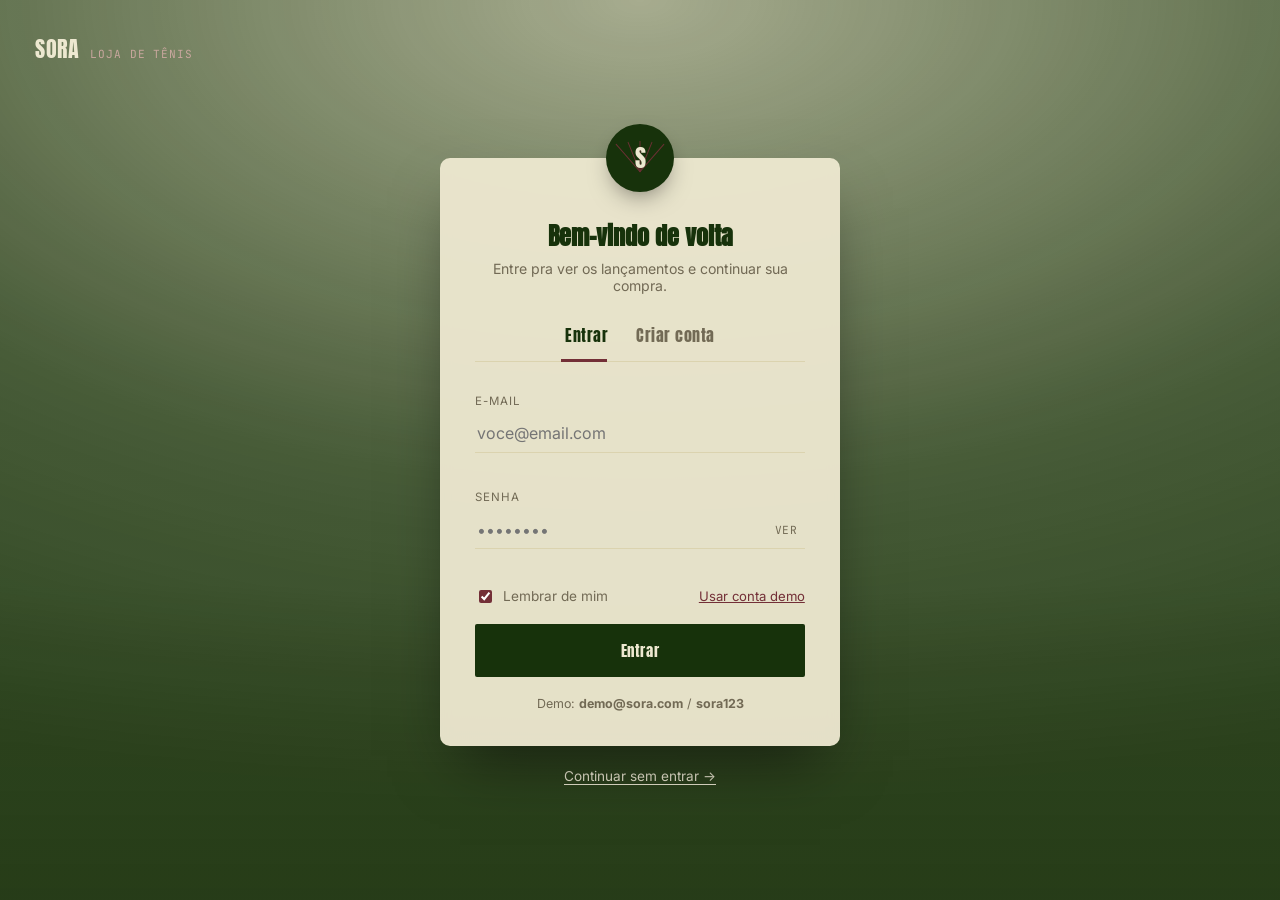
<file: index.html>
<!DOCTYPE html>
<html lang="pt-BR">
<head>
<meta charset="UTF-8">
<meta name="viewport" content="width=device-width, initial-scale=1.0">
<title>Entrar · SORA</title>
<link rel="stylesheet" href="style.css">
<link rel="preconnect" href="https://fonts.googleapis.com">
<link href="https://fonts.googleapis.com/css2?family=Anton&family=Inter:wght@400;500;600;700&family=JetBrains+Mono:wght@500&display=swap" rel="stylesheet">
</head>
<body class="auth-body auth-body--v2">

  <svg width="0" height="0" style="position:absolute" aria-hidden="true">
    <defs>
      <symbol id="icon-stripes" viewBox="0 0 120 100">
        <rect x="0" y="0" width="18" height="140" transform="skewX(-18)"/>
        <rect x="34" y="0" width="18" height="140" transform="skewX(-18)"/>
        <rect x="68" y="0" width="18" height="140" transform="skewX(-18)"/>
      </symbol>
      <symbol id="icon-rays" viewBox="0 0 200 100">
        <g stroke="currentColor" stroke-width="3" stroke-linecap="round">
          <line x1="100" y1="90" x2="30" y2="10"/>
          <line x1="100" y1="90" x2="65" y2="4"/>
          <line x1="100" y1="90" x2="100" y2="0"/>
          <line x1="100" y1="90" x2="135" y2="4"/>
          <line x1="100" y1="90" x2="170" y2="10"/>
        </g>
      </symbol>
    </defs>
  </svg>

  <!-- Fundo -->
  <div class="auth-bg" aria-hidden="true"></div>
  <div class="auth-bg__scrim" aria-hidden="true"></div>

  <header class="auth-topbar">
    <a href="index.html" class="wordmark">SORA</a>
    <span class="auth-topbar__tag">Loja de tênis</span>
  </header>

  <main class="auth-stage">
    <div class="auth-card auth-card--v2">

      <div class="auth-badge">
        <svg class="auth-badge__rays" viewBox="0 0 200 100" aria-hidden="true"><use href="#icon-rays"/></svg>
        <span class="auth-badge__letter">S</span>
      </div>

      <h1 class="auth-card__title">Bem-vindo de volta</h1>
      <p class="auth-card__sub">Entre pra ver os lançamentos e continuar sua compra.</p>

      <div class="tabs tabs--v2" role="tablist" aria-label="Alternar entre entrar e criar conta">
        <button class="tab is-active" type="button" role="tab" aria-selected="true" data-tab="login">Entrar</button>
        <button class="tab" type="button" role="tab" aria-selected="false" data-tab="signup">Criar conta</button>
        <span class="tabs__indicator" aria-hidden="true"></span>
      </div>

      <!-- LOGIN -->
      <form id="form-login" class="auth-form is-active" novalidate>
        <p class="form-alert" id="login-alert" role="alert" hidden></p>

        <label class="field">
          <span class="field__label">E-mail</span>
          <input type="email" name="email" id="login-email" placeholder="voce@email.com" autocomplete="email" required>
          <span class="field__error" id="login-email-error"></span>
        </label>

        <label class="field">
          <span class="field__label">Senha</span>
          <div class="field__control">
            <input type="password" name="senha" id="login-senha" placeholder="••••••••" autocomplete="current-password" required minlength="6">
            <button type="button" class="field__toggle" data-toggle-for="login-senha" aria-label="Mostrar senha">ver</button>
          </div>
          <span class="field__error" id="login-senha-error"></span>
        </label>

        <div class="field-row">
          <label class="checkbox">
            <input type="checkbox" id="login-remember" checked>
            <span>Lembrar de mim</span>
          </label>
          <button type="button" class="link-btn" id="btn-demo">Usar conta demo</button>
        </div>

        <button type="submit" class="btn-primary">
          <span>Entrar</span>
          <svg class="btn-primary__stripe" viewBox="0 0 120 100" aria-hidden="true"><use href="#icon-stripes"/></svg>
        </button>

        <p class="form-hint">Demo: <strong>demo@sora.com</strong> / <strong>sora123</strong></p>
      </form>

      <!-- CADASTRO -->
      <form id="form-signup" class="auth-form" novalidate>
        <p class="form-alert" id="signup-alert" role="alert" hidden></p>

        <label class="field">
          <span class="field__label">Nome</span>
          <input type="text" name="nome" id="signup-nome" placeholder="Seu nome" autocomplete="name" required minlength="2">
          <span class="field__error" id="signup-nome-error"></span>
        </label>

        <label class="field">
          <span class="field__label">E-mail</span>
          <input type="email" name="email" id="signup-email" placeholder="voce@email.com" autocomplete="email" required>
          <span class="field__error" id="signup-email-error"></span>
        </label>

        <label class="field">
          <span class="field__label">Senha</span>
          <div class="field__control">
            <input type="password" name="senha" id="signup-senha" placeholder="mínimo 6 caracteres" autocomplete="new-password" required minlength="6">
            <button type="button" class="field__toggle" data-toggle-for="signup-senha" aria-label="Mostrar senha">ver</button>
          </div>
          <span class="field__error" id="signup-senha-error"></span>
        </label>

        <label class="field">
          <span class="field__label">Confirmar senha</span>
          <input type="password" name="confirmar" id="signup-confirmar" placeholder="repita a senha" autocomplete="new-password" required minlength="6">
          <span class="field__error" id="signup-confirmar-error"></span>
        </label>

        <button type="submit" class="btn-primary">
          <span>Criar conta</span>
          <svg class="btn-primary__stripe" viewBox="0 0 120 100" aria-hidden="true"><use href="#icon-stripes"/></svg>
        </button>
      </form>

    </div>

    <a href="home.html" class="auth-skip">Continuar sem entrar →</a>
  </main>

  <script src="script.js"></script>
</body>
</html>
</file>
<file: style.css>
/* 
   SORA — tokens
   ========================================================= */
:root{
  --paper:  #EDE8D0;   /* areia — fundo base */
  --ink:    #17320b;   /* verde escuro — texto */
  --wine:   #732f37;   /* vinho */
  --wine-dark: #591e25;
  --ink-tint: #223d17; /* verde pra variação */
  --steel:  #726a55;   /* texto secundário */
  --line:   #DBD3AF;   /* hairlines */
  --cream-2:#E4DEC0;   /* fundos l */

  --display: "Anton", "Arial Narrow", sans-serif;
  --body:    "Inter", system-ui, sans-serif;
  --mono:    "JetBrains Mono", monospace;

  --radius: 2px;
}

*{ box-sizing: border-box; }
html,body{ margin:0; padding:0; }
body{
  font-family: var(--body);
  color: var(--ink);
  background: var(--paper);
  -webkit-font-smoothing: antialiased;
}
a{ color: inherit; text-decoration: none; }
button{ font-family: inherit; cursor: pointer; }
input, textarea{ font-family: inherit; }
svg{ display:block; }
.stripe use, .hero__stripes use{ fill: currentColor; }
img{ max-width:100%; display:block; }

:focus-visible{
  outline: 3px solid var(--wine);
  outline-offset: 3px;
}

.wordmark{
  font-family: var(--display);
  font-size: 1.5rem;
  letter-spacing: 0.02em;
  color: var(--paper);
}
.wordmark--dark{ color: var(--ink); }

@media (prefers-reduced-motion: reduce){
  *{ animation-duration: 0.001ms !important; transition-duration: 0.001ms !important; }
}

/* cartão centralizado */
.auth-body{ min-height:100vh; position:relative; }
.auth-body--v2{ overflow-x:hidden; }

.auth-bg{
  position:fixed; inset:0; z-index:-2;
  background:
    url("https://images.pexels.com/photos/27196457/pexels-photo-27196457.jpeg?auto=compress&cs=tinysrgb&w=1600") center/cover no-repeat;
}
.auth-bg__scrim{
  position:fixed; inset:0; z-index:-1;
  background:
    radial-gradient(120% 90% at 50% 0%, rgba(23,50,11,0.35), rgba(23,50,11,0.82) 60%, rgba(23,50,11,0.95)),
    linear-gradient(0deg, var(--wine-dark) 0%, transparent 35%);
  opacity: 0.94;
}

.auth-topbar{
  display:flex; align-items:baseline; gap:0.7rem;
  padding: 2rem 2.2rem 0;
}
.auth-topbar .wordmark{ font-size:1.4rem; }
.auth-topbar__tag{
  font-family: var(--mono); font-size:0.7rem;
  color: #C9A79E; text-transform:uppercase; letter-spacing:0.08em;
}

.auth-stage{
  min-height: calc(100vh - 5rem);
  display:flex; flex-direction:column; align-items:center; justify-content:center;
  gap: 1.4rem;
  padding: 2.5rem 1.25rem 3rem;
}

.auth-card--v2{
  position:relative;
  width:100%; max-width: 400px;
  background: rgba(237,232,208,0.96);
  backdrop-filter: blur(6px);
  border-radius: 10px;
  box-shadow: 0 30px 60px -20px rgba(0,0,0,0.55);
  padding: 3.2rem 2.2rem 2.2rem;
  text-align:center;
}

.auth-badge{
  position:absolute; top:-34px; left:50%; transform:translateX(-50%);
  width:68px; height:68px; border-radius:50%;
  background: var(--ink);
  display:flex; align-items:center; justify-content:center;
  box-shadow: 0 10px 24px -8px rgba(0,0,0,0.5);
}
.auth-badge__rays{
  position:absolute; inset:0; width:100%; height:100%;
  color: var(--wine); opacity:0.9;
}
.auth-badge__letter{
  position:relative; z-index:1;
  font-family: var(--display);
  font-size: 1.5rem; color: var(--paper);
}

.auth-card__title{
  font-family: var(--display);
  font-size: 1.5rem; margin: 0.6rem 0 0.35rem;
}
.auth-card__sub{
  font-size: 0.88rem; color: var(--steel);
  margin: 0 0 1.8rem;
}

.tabs{
  position:relative;
  display:flex;
  gap: 1.75rem;
  border-bottom: 1px solid var(--line);
  margin-bottom: 2rem;
}
.tabs--v2{ justify-content:center; }
.tab{
  background:none; border:none;
  font-family: var(--display);
  font-size: 1rem;
  letter-spacing: 0.03em;
  color: var(--steel);
  padding: 0 0 0.9rem;
  transition: color .2s ease;
}
.tab.is-active{ color: var(--ink); }
.tabs__indicator{
  position:absolute; bottom:-1px; left:0;
  width: 52px; height: 3px;
  background: var(--wine);
  transition: transform .3s cubic-bezier(.16,1,.3,1), width .3s cubic-bezier(.16,1,.3,1);
}

.auth-form{ display:none; flex-direction:column; gap: 1.15rem; text-align:left; }
.auth-form.is-active{ display:flex; }

.form-alert{
  margin:0; padding: 0.7rem 0.9rem;
  background: #EFDCDB; color: var(--wine-dark);
  border-left: 3px solid var(--wine);
  font-size: 0.85rem;
  text-align:left;
}
.form-alert.is-success{
  background: #DEE6D3; color: var(--ink);
  border-left-color: var(--ink);
}

.field{ display:flex; flex-direction:column; gap: 0.4rem; }
.field__label{
  font-size: 0.72rem;
  text-transform: uppercase;
  letter-spacing: 0.08em;
  color: var(--steel);
}
.field input, .field textarea{
  border:none;
  border-bottom: 1.5px solid var(--line);
  background:transparent;
  padding: 0.55rem 0.1rem;
  font-size: 1rem;
  color: var(--ink);
  transition: border-color .2s ease;
  resize: vertical;
}
.field input:focus, .field textarea:focus{ border-color: var(--ink); }
.field input.is-invalid, .field textarea.is-invalid{ border-color: var(--wine); }
.field__control{ position:relative; display:flex; align-items:center; }
.field__control input{ flex:1; }
.field__toggle{
  position:absolute; right:0.1rem;
  background:none; border:none;
  font-family: var(--mono); font-size:0.7rem;
  text-transform:uppercase; letter-spacing:0.05em;
  color: var(--steel);
}
.field__error{
  min-height: 1em;
  font-size: 0.78rem;
  color: var(--wine);
}

.field-row{
  display:flex; align-items:center; justify-content:space-between;
  font-size: 0.85rem;
}
.checkbox{ display:flex; align-items:center; gap:0.5rem; color: var(--steel); }
.checkbox input{ accent-color: var(--wine); }
.link-btn{
  background:none; border:none; padding:0;
  font-size:0.82rem; color: var(--wine);
  text-decoration: underline;
}

.btn-primary{
  position:relative;
  overflow:hidden;
  border:none;
  background: var(--ink);
  color: var(--paper);
  font-family: var(--display);
  font-size: 0.95rem;
  letter-spacing: 0.04em;
  padding: 0.95rem 1.4rem;
  border-radius: var(--radius);
  display:flex; align-items:center; justify-content:center;
}
.btn-primary span{ position:relative; z-index:1; }
.btn-primary__stripe{
  position:absolute; left:-10%; top:-40%;
  width:55px; height:220%;
  color: var(--wine);
  opacity:0;
  transition: opacity .2s ease, transform .5s cubic-bezier(.16,1,.3,1);
  transform: translateX(-40px);
}
.btn-primary:hover .btn-primary__stripe,
.btn-primary:focus-visible .btn-primary__stripe{
  opacity:1;
  transform: translateX(420px);
}
.btn-primary--inline{ width:max-content; text-decoration:none; }
.btn-primary:disabled{ opacity:0.55; cursor:not-allowed; }

.form-hint{
  font-size: 0.78rem;
  color: var(--steel);
  text-align:center;
  margin: 0;
}

.auth-skip{
  color: #E7E3CE;
  font-size: 0.85rem;
  text-decoration: underline;
  text-underline-offset: 3px;
}
.auth-skip:hover{ color:#fff; }

@media (max-width: 480px){
  .auth-card--v2{ padding: 3rem 1.4rem 1.8rem; }
  .auth-topbar{ padding: 1.4rem 1.4rem 0; }
}

/* HOME — vitrine */
.site-header{
  position:sticky; top:0; z-index:20;
  display:flex; align-items:center; gap: 2.5rem;
  padding: 1.1rem 3rem;
  background: var(--paper);
  border-bottom: 1px solid var(--line);
}
.site-nav{ display:flex; gap:1.75rem; flex:1; }
.site-nav a{
  font-size: 0.85rem; font-weight:600;
  color: var(--steel);
  transition: color .15s ease;
}
.site-nav a:hover{ color: var(--ink); }

.site-header__actions{ display:flex; align-items:center; gap:1.1rem; }
.user-pill{ font-size:0.85rem; color: var(--steel); }
.user-pill strong{ color: var(--ink); }

.bag-btn{
  position:relative;
  background:none; border:none;
  width: 34px; height:34px;
  color: var(--ink);
}
.bag-btn svg{ width:100%; height:100%; }
.bag-btn__count{
  position:absolute; top:-4px; right:-6px;
  background: var(--wine); color:#fff;
  font-family: var(--mono); font-size:0.62rem;
  min-width:16px; height:16px; border-radius:50%;
  display:flex; align-items:center; justify-content:center;
  transition: transform .2s ease;
}
.bag-btn__count.is-bump{ transform: scale(1.35); }
.btn-ghost{
  background:none; border:1px solid var(--ink);
  padding: 0.5rem 1rem;
  font-size: 0.82rem; font-weight:600;
  border-radius: var(--radius);
  transition: background .15s ease, color .15s ease;
}
.btn-ghost:hover{ background: var(--ink); color: var(--paper); }

.hero{
  position:relative;
  overflow:hidden;
  background:
    linear-gradient(100deg, rgba(23,50,11,0.92) 30%, rgba(23,50,11,0.55) 75%),
    url("https://images.pexels.com/photos/27196457/pexels-photo-27196457.jpeg?auto=compress&cs=tinysrgb&w=1400") center/cover no-repeat;
  color: var(--paper);
  padding: 5rem 3rem 6rem;
  display:flex; align-items:center;
}
.hero__stripes{ position:absolute; inset:0; color: var(--wine); opacity:0.55; }
.hero__stripes .stripe--1{ left:78%; }
.hero__stripes .stripe--2{ left:88%; color: var(--paper); opacity:.35;}
.hero__stripes .stripe--3{ display:none; }
.hero__text{ position:relative; z-index:1; max-width: 560px; }
.eyebrow{
  font-family: var(--mono); font-size: 0.75rem;
  color: #E2B9A8; text-transform:uppercase; letter-spacing:0.06em;
}
.hero h1{
  font-family: var(--display);
  font-size: clamp(2.2rem, 5vw, 3.6rem);
  line-height: 1.02;
  margin: 0.8rem 0 1.1rem;
  text-shadow: 0 2px 18px rgba(0,0,0,0.4);
}
.hero p{ color:#E7E3CE; max-width: 40ch; margin-bottom: 1.8rem; }
.hero__shoe{ display:none; }

.vitrine{ padding: 4rem 3rem 5rem; }
.vitrine__head{
  display:flex; align-items:baseline; justify-content:space-between;
  border-bottom: 1px solid var(--line);
  padding-bottom: 1rem; margin-bottom: 2.2rem;
}
.vitrine__head h2{
  font-family: var(--display);
  font-size: 1.6rem; margin:0;
}
.vitrine__count{ font-family: var(--mono); font-size:0.8rem; color: var(--steel); }

.grid{
  display:grid;
  grid-template-columns: repeat(auto-fill, minmax(230px, 1fr));
  gap: 1.6rem;
}
.card{
  background:#fff;
  border: 1px solid var(--line);
  border-radius: var(--radius);
  overflow:hidden;
  display:flex; flex-direction:column;
  transition: transform .2s ease, box-shadow .2s ease;
}
.card:hover{ transform: translateY(-4px); box-shadow: 0 14px 28px -18px rgba(23,50,11,0.45); }
.card__art{
  position:relative;
  aspect-ratio: 4/3;
  overflow:hidden;
  background: var(--cream-2);
}
.card__art img{
  width:100%; height:100%; object-fit:cover;
  transition: transform .35s ease;
}
.card:hover .card__art img{ transform: scale(1.06); }
.card__tag{
  position:absolute; top:0.7rem; left:0.7rem;
  font-family: var(--mono); font-size:0.62rem;
  background: var(--ink); color:#fff;
  padding: 0.2rem 0.5rem; border-radius: 999px;
  text-transform:uppercase; letter-spacing:0.04em;
  z-index:1;
}
.card__body{ padding: 1rem 1.1rem 1.2rem; display:flex; flex-direction:column; gap:0.35rem; }
.card__cat{ font-family: var(--mono); font-size:0.68rem; color: var(--steel); text-transform:uppercase; letter-spacing:0.05em; }
.card__name{ font-weight:700; font-size:0.98rem; }
.card__price{ font-family: var(--mono); font-size:0.95rem; margin: 0.2rem 0 0.7rem; color: var(--wine-dark); }
.card__btn{
  border:1.5px solid var(--ink);
  background:none;
  padding: 0.55rem;
  font-size: 0.8rem; font-weight:700;
  border-radius: var(--radius);
  transition: background .15s ease, color .15s ease;
}
.card__btn:hover{ background: var(--ink); color:#fff; }

/* SACOLA  */
.bag-overlay{
  position:fixed; inset:0;
  background: rgba(23,50,11,0.45);
  opacity:0; pointer-events:none;
  transition: opacity .25s ease;
  z-index:30;
}
.bag-overlay.is-open{ opacity:1; pointer-events:auto; }

.bag-drawer{
  position:fixed; top:0; right:0; bottom:0;
  width: min(400px, 100%);
  background: var(--paper);
  border-left: 1px solid var(--line);
  box-shadow: -18px 0 40px -20px rgba(23,50,11,0.5);
  transform: translateX(100%);
  transition: transform .3s cubic-bezier(.16,1,.3,1);
  z-index:31;
  display:flex; flex-direction:column;
}
.bag-drawer.is-open{ transform: translateX(0); }

.bag-drawer__head{
  display:flex; align-items:center; justify-content:space-between;
  padding: 1.4rem 1.5rem;
  border-bottom: 1px solid var(--line);
}
.bag-drawer__head h2{
  font-family: var(--display); font-size:1.2rem; margin:0;
}
.bag-drawer__close{
  background:none; border:none; font-size:1.3rem; line-height:1;
  color: var(--ink);
}

.bag-drawer__list{
  flex:1; overflow-y:auto;
  padding: 0.5rem 1.5rem;
  display:flex; flex-direction:column; gap:1rem;
}
.bag-empty{
  color: var(--steel); font-size:0.9rem;
  text-align:center; margin-top:3rem;
}

.bag-item{
  display:grid;
  grid-template-columns: 64px 1fr auto;
  gap: 0.8rem;
  padding: 0.9rem 0;
  border-bottom: 1px solid var(--line);
}
.bag-item__art{
  width:64px; height:64px; border-radius: var(--radius);
  overflow:hidden; background: var(--cream-2);
}
.bag-item__art img{ width:100%; height:100%; object-fit:cover; }
.bag-item__info{ display:flex; flex-direction:column; gap:0.25rem; min-width:0; }
.bag-item__name{ font-weight:700; font-size:0.9rem; }
.bag-item__cat{ font-family: var(--mono); font-size:0.62rem; color: var(--steel); text-transform:uppercase; }
.bag-item__qty{
  display:flex; align-items:center; gap:0.5rem; margin-top:0.3rem;
}
.qty-btn{
  width:22px; height:22px; border:1px solid var(--ink); background:none;
  font-size:0.8rem; line-height:1; border-radius:50%;
  display:flex; align-items:center; justify-content:center;
}
.qty-btn:hover{ background: var(--ink); color:#fff; }
.bag-item__qty span{ font-family: var(--mono); font-size:0.85rem; min-width:1.2em; text-align:center; }
.bag-item__right{ display:flex; flex-direction:column; align-items:flex-end; justify-content:space-between; }
.bag-item__price{ font-family: var(--mono); font-size:0.88rem; }
.bag-item__remove{
  background:none; border:none; color: var(--wine);
  font-size:0.72rem; text-decoration:underline; padding:0;
}

.bag-drawer__foot{
  padding: 1.2rem 1.5rem 1.6rem;
  border-top: 1px solid var(--line);
}
.bag-drawer__subtotal{
  display:flex; justify-content:space-between; align-items:baseline;
  margin-bottom: 1rem;
}
.bag-drawer__subtotal span:first-child{ color: var(--steel); font-size:0.85rem; }
.bag-drawer__subtotal strong{ font-family: var(--mono); font-size:1.2rem; }

/* CONTATO */
.contato{
  background: var(--ink);
  color: var(--paper);
  padding: 4rem 3rem;
  display:grid;
  grid-template-columns: 1fr 1fr;
  gap: 3rem;
}
.contato__info h2{
  font-family: var(--display); font-size:1.7rem; margin:0 0 0.8rem;
}
.contato__info p{ color:#D6D1B8; max-width:34ch; margin:0 0 1.6rem; }
.contato__list{ list-style:none; padding:0; margin:0; display:flex; flex-direction:column; gap:0.9rem; }
.contato__list li{ display:flex; gap:0.7rem; align-items:flex-start; font-size:0.92rem; }
.contato__list b{ font-family: var(--mono); font-size:0.72rem; text-transform:uppercase; letter-spacing:0.05em; color: #C9A79E; min-width:88px; }
.contato__social{ display:flex; gap:0.9rem; margin-top:1.6rem; }
.contato__social a{
  border:1px solid #4E6A40; border-radius:999px;
  padding:0.4rem 0.95rem; font-size:0.8rem;
  transition: background .15s ease, border-color .15s ease;
}
.contato__social a:hover{ background: var(--wine); border-color: var(--wine); }

.contato-form{ display:flex; flex-direction:column; gap:1.1rem; }
.contato-form .field__label{ color:#C9C4A9; }
.contato-form .field input, .contato-form .field textarea{
  border-bottom-color: #4E6A40; color: var(--paper);
}
.contato-form .field input:focus, .contato-form .field textarea:focus{ border-bottom-color: var(--paper); }
.contato-form .btn-primary{ background: var(--wine); }
.contato-form .btn-primary .btn-primary__stripe{ color: var(--ink); }

.site-footer{
  display:flex; align-items:center; justify-content:space-between; flex-wrap:wrap; gap:1rem;
  padding: 1.4rem 3rem;
  background: var(--ink);
  color: #ADA98D; font-size:0.8rem;
}

.toast{
  position:fixed; bottom:1.6rem; left:50%;
  transform: translate(-50%, 20px);
  background: var(--ink); color:#fff;
  padding: 0.75rem 1.4rem;
  border-radius: var(--radius);
  font-size:0.85rem;
  opacity:0; pointer-events:none;
  transition: opacity .25s ease, transform .25s ease;
  z-index:40;
}
.toast.is-visible{ opacity:1; transform: translate(-50%, 0); }

@media (max-width: 760px){
  .site-header{ padding:1rem 1.25rem; flex-wrap:wrap; gap:0.8rem; }
  .site-nav{ order:3; width:100%; overflow-x:auto; }
  .hero{ padding: 3.5rem 1.25rem 4rem; }
  .vitrine{ padding: 3rem 1.25rem; }
  .contato{ grid-template-columns: 1fr; padding: 3rem 1.25rem; }
  .site-footer{ padding: 1.4rem 1.25rem; }
}

/* CONTA — ícone ao lado da sacola */
.account-wrap{ position:relative; }
.account-popover{
  position:absolute; top:calc(100% + 0.9rem); right:0;
  width: 220px;
  background:#fff;
  border: 1px solid var(--line);
  border-radius: var(--radius);
  box-shadow: 0 18px 34px -18px rgba(23,50,11,0.4);
  padding: 1rem 1.1rem;
  display:flex; flex-direction:column; gap:0.6rem;
  opacity:0; visibility:hidden; transform: translateY(-6px);
  transition: opacity .18s ease, transform .18s ease, visibility .18s;
  z-index:25;
}
.account-popover.is-open{ opacity:1; visibility:visible; transform: translateY(0); }
.account-popover__hi{ margin:0 0 0.2rem; font-size:0.85rem; color: var(--steel); }
.account-popover__hi strong{ color: var(--ink); }
.account-popover__link{
  background:none; border:none; text-align:left; padding:0.3rem 0;
  font-size:0.85rem; font-weight:600; color: var(--ink);
  border-top: 1px solid var(--line);
  padding-top: 0.6rem;
}
.account-popover__logout{ color: var(--wine); }

/* VANTAGENS */
.vantagens{
  display:grid;
  grid-template-columns: repeat(4, 1fr);
  gap: 1px;
  background: var(--line);
  border-bottom: 1px solid var(--line);
}
.vantagem{
  background: var(--paper);
  padding: 1.3rem 1.5rem;
  display:flex; align-items:center; gap:0.8rem;
}
.vantagem svg{ width:26px; height:26px; color: var(--wine); flex-shrink:0; }
.vantagem strong{ display:block; font-size:0.88rem; }
.vantagem span{ display:block; font-size:0.76rem; color: var(--steel); }

/* CATEGORIAS */
.categorias{ padding: 4rem 3rem 1rem; }
.categorias__head{ margin-bottom:1.8rem; }
.categorias__head h2{ font-family: var(--display); font-size:1.6rem; margin:0 0 0.3rem; }
.categorias__sub{ font-family: var(--mono); font-size:0.8rem; color: var(--steel); }
.categorias__grid{
  display:grid; grid-template-columns: repeat(3, 1fr); gap:1.4rem;
}
.categoria-tile{
  position:relative;
  border:none; border-radius: var(--radius);
  height: 220px;
  background:
    linear-gradient(180deg, rgba(23,50,11,0.15), rgba(23,50,11,0.75)),
    var(--bg) center/cover no-repeat;
  display:flex; align-items:flex-end; padding:1.2rem;
  overflow:hidden;
}
.categoria-tile::after{
  content:""; position:absolute; inset:0;
  background: var(--wine); opacity:0; transition: opacity .2s ease;
}
.categoria-tile:hover::after{ opacity:0.22; }
.categoria-tile__label{
  position:relative; z-index:1;
  font-family: var(--display); font-size:1.3rem; color:#fff;
  letter-spacing:0.02em;
}

/* FILTROS da vitrine */
.vitrine__filtros{ display:flex; gap:0.6rem; margin: -1.2rem 0 2rem; flex-wrap:wrap; }
.filtro-btn{
  border: 1px solid var(--ink); background:none;
  padding: 0.4rem 0.95rem; border-radius: 999px;
  font-size: 0.8rem; font-weight:600; color: var(--ink);
  transition: background .15s ease, color .15s ease;
}
.filtro-btn.is-active, .filtro-btn:hover{ background: var(--ink); color:#fff; }
.card.is-hidden{ display:none; }

/* SOBRE A MARCA */
.sobre{
  background: var(--ink); color: var(--paper);
  padding: 4.5rem 3rem;
  display:grid; grid-template-columns: 1.3fr 1fr; gap:3rem; align-items:center;
}
.eyebrow--dark{ color: #C9A79E; }
.sobre__texto h2{
  font-family: var(--display); font-size: clamp(1.8rem, 3vw, 2.4rem);
  margin: 0.6rem 0 1rem; line-height:1.05;
}
.sobre__texto p{ color:#D6D1B8; max-width:52ch; }
.sobre__stats{ display:flex; flex-direction:column; gap:1.4rem; }
.stat strong{ display:block; font-family: var(--display); font-size:2.2rem; color: var(--paper); }
.stat span{ font-family: var(--mono); font-size:0.75rem; color:#C9A79E; text-transform:uppercase; letter-spacing:0.05em; }

/* Avaliações */
.depoimentos{ padding: 4.5rem 3rem; }
.depoimentos__grid{ display:grid; grid-template-columns: repeat(3, 1fr); gap:1.6rem; }
.depoimento{
  background:#fff; border:1px solid var(--line); border-radius: var(--radius);
  padding: 1.6rem; display:flex; flex-direction:column; gap:0.9rem;
}
.depoimento__estrelas{ display:flex; gap:0.15rem; }
.depoimento__estrelas svg{ width:15px; height:15px; color: var(--wine); }
.depoimento p{ font-size:0.92rem; line-height:1.55; margin:0; }
.depoimento__nome{ font-family: var(--mono); font-size:0.72rem; color: var(--steel); text-transform:uppercase; letter-spacing:0.04em; }

/* NEWSLETTER */
.newsletter{
  background: var(--cream-2);
  padding: 3.5rem 3rem;
  display:flex; flex-wrap:wrap; align-items:center; justify-content:space-between; gap:1.5rem;
  border-top: 1px solid var(--line); border-bottom: 1px solid var(--line);
}
.newsletter__texto h2{ font-family: var(--display); font-size:1.5rem; margin:0 0 0.3rem; }
.newsletter__texto p{ color: var(--steel); font-size:0.9rem; margin:0; max-width:42ch; }
.newsletter__form{ display:flex; gap:0.7rem; flex-wrap:wrap; }
.newsletter__form input{
  border: 1.5px solid var(--ink); background:#fff;
  padding: 0.8rem 1rem; font-size:0.9rem; min-width:230px;
  border-radius: var(--radius);
}
.newsletter .form-alert{ width:100%; margin-top:1rem; }

@media (max-width: 900px){
  .categorias__grid{ grid-template-columns: 1fr; }
  .vantagens{ grid-template-columns: repeat(2, 1fr); }
  .sobre{ grid-template-columns:1fr; }
  .depoimentos__grid{ grid-template-columns:1fr; }
}

@media (max-width: 760px){
  .categorias{ padding: 3rem 1.25rem 0.5rem; }
  .sobre{ padding: 3rem 1.25rem; }
  .depoimentos{ padding: 3rem 1.25rem; }
  .newsletter{ padding: 2.5rem 1.25rem; }
  .account-popover{ right:-0.5rem; }
}

/* =========================================================
   CHECKOUT — pagamento
   ========================================================= */
.checkout-overlay{
  position:fixed; inset:0;
  background: rgba(23,50,11,0.55);
  opacity:0; pointer-events:none;
  transition: opacity .25s ease;
  z-index:50;
}
.checkout-overlay.is-open{ opacity:1; pointer-events:auto; }

.checkout-modal{
  position:fixed; top:50%; left:50%;
  transform: translate(-50%, -48%) scale(0.97);
  width: min(440px, 92vw);
  max-height: 88vh;
  overflow-y:auto;
  background: var(--paper);
  border-radius: 10px;
  box-shadow: 0 30px 70px -20px rgba(0,0,0,0.5);
  opacity:0; pointer-events:none;
  transition: opacity .22s ease, transform .22s ease;
  z-index:51;
  padding: 1.6rem 1.7rem 2rem;
}
.checkout-modal.is-open{ opacity:1; pointer-events:auto; transform: translate(-50%, -50%) scale(1); }

.checkout-modal__head{
  display:flex; align-items:center; justify-content:space-between;
  margin-bottom: 1.2rem;
}
.checkout-modal__head h2{ font-family: var(--display); font-size:1.25rem; margin:0; }

.checkout-resumo{
  display:grid; grid-template-columns: 1fr auto;
  gap: 0.3rem 0.6rem;
  font-size: 0.85rem;
  padding: 0.9rem 1rem;
  background: var(--cream-2);
  border-radius: var(--radius);
  margin-bottom: 1.3rem;
}
.checkout-resumo span{ color: var(--steel); }
.checkout-resumo strong{ font-family: var(--mono); text-align:right; }
.checkout-resumo__total-label{ color: var(--ink) !important; font-weight:700; border-top:1px solid var(--line); padding-top:0.4rem; margin-top:0.2rem; }
.checkout-resumo__total{ font-size:1.05rem; border-top:1px solid var(--line); padding-top:0.4rem; margin-top:0.2rem; }

.pay-tabs{ display:flex; gap:0.5rem; margin-bottom:1.2rem; }
.pay-tab{
  flex:1; display:flex; align-items:center; justify-content:center; gap:0.4rem;
  border:1.5px solid var(--line); background:#fff;
  padding: 0.65rem 0.4rem; border-radius: var(--radius);
  font-size:0.82rem; font-weight:600; color: var(--steel);
  transition: border-color .15s ease, color .15s ease, background .15s ease;
}
.pay-tab svg{ width:16px; height:16px; }
.pay-tab.is-active{ border-color: var(--ink); color: var(--ink); background: var(--cream-2); }

.pay-panel{ display:none; flex-direction:column; gap:1rem; margin-bottom:1.4rem; }
.pay-panel.is-active{ display:flex; }

.field-grid{ display:grid; grid-template-columns: 1fr 1fr; gap:1rem; }
.select-parcelas{
  border:none; border-bottom:1.5px solid var(--line); background:transparent;
  padding:0.55rem 0.1rem; font-size:1rem; color:var(--ink);
}

.pix-box, .boleto-box{ display:flex; flex-direction:column; align-items:center; gap:0.9rem; text-align:center; }
.pix-qr{
  width:130px; height:130px; background:#fff; border:1px solid var(--line);
  border-radius: var(--radius); display:flex; align-items:center; justify-content:center;
  padding: 1.6rem;
}
.pix-qr svg{ width:100%; height:100%; color: var(--ink); }
.pix-hint{ font-size:0.85rem; color: var(--steel); margin:0; max-width:32ch; }
.copy-row{ display:flex; gap:0.5rem; width:100%; }
.copy-row input{
  flex:1; border:1.5px solid var(--line); background:#fff; border-radius: var(--radius);
  padding:0.6rem 0.7rem; font-family: var(--mono); font-size:0.72rem; color: var(--ink);
}
.copy-row .btn-ghost, .boleto-info .btn-ghost{ display:flex; align-items:center; gap:0.4rem; white-space:nowrap; font-size:0.78rem; padding:0.5rem 0.8rem; }
.copy-row .btn-ghost svg, .boleto-info .btn-ghost svg{ width:14px; height:14px; }

.boleto-barcode{ width:100%; height:52px; color: var(--ink); }
.boleto-linha{
  width:100%; background:#fff; border:1px solid var(--line); border-radius: var(--radius);
  padding:0.6rem 0.7rem; font-family: var(--mono); font-size:0.68rem; color: var(--steel);
  word-break: break-all;
}
.boleto-info{ display:flex; align-items:center; justify-content:space-between; width:100%; font-size:0.85rem; }
.boleto-info strong{ color: var(--ink); }

.checkout-confirmar{ width:100%; }
.checkout-seguranca{
  display:flex; align-items:center; justify-content:center; gap:0.4rem;
  font-size:0.74rem; color: var(--steel); margin: 0.9rem 0 0;
}
.checkout-seguranca svg{ width:13px; height:13px; }

.checkout-sucesso{ text-align:center; padding: 1.2rem 0.4rem; }
.checkout-sucesso__icone{
  width:60px; height:60px; border-radius:50%;
  background: var(--ink); color: var(--paper);
  display:flex; align-items:center; justify-content:center;
  margin: 0 auto 1.1rem;
}
.checkout-sucesso__icone svg{ width:28px; height:28px; }
.checkout-sucesso h2{ font-family: var(--display); font-size:1.4rem; margin:0 0 0.6rem; }
.checkout-sucesso p{ font-size:0.85rem; color: var(--steel); margin: 0 0 0.2rem; }
.checkout-sucesso__numero{ display:block; font-family: var(--mono); font-size:1.15rem; margin-bottom:1rem; }
.checkout-sucesso__detalhe{ margin-bottom: 1.6rem !important; }

@media (max-width: 480px){
  .field-grid{ grid-template-columns: 1fr; }
  .pay-tab{ font-size:0.74rem; }
}
</file>
